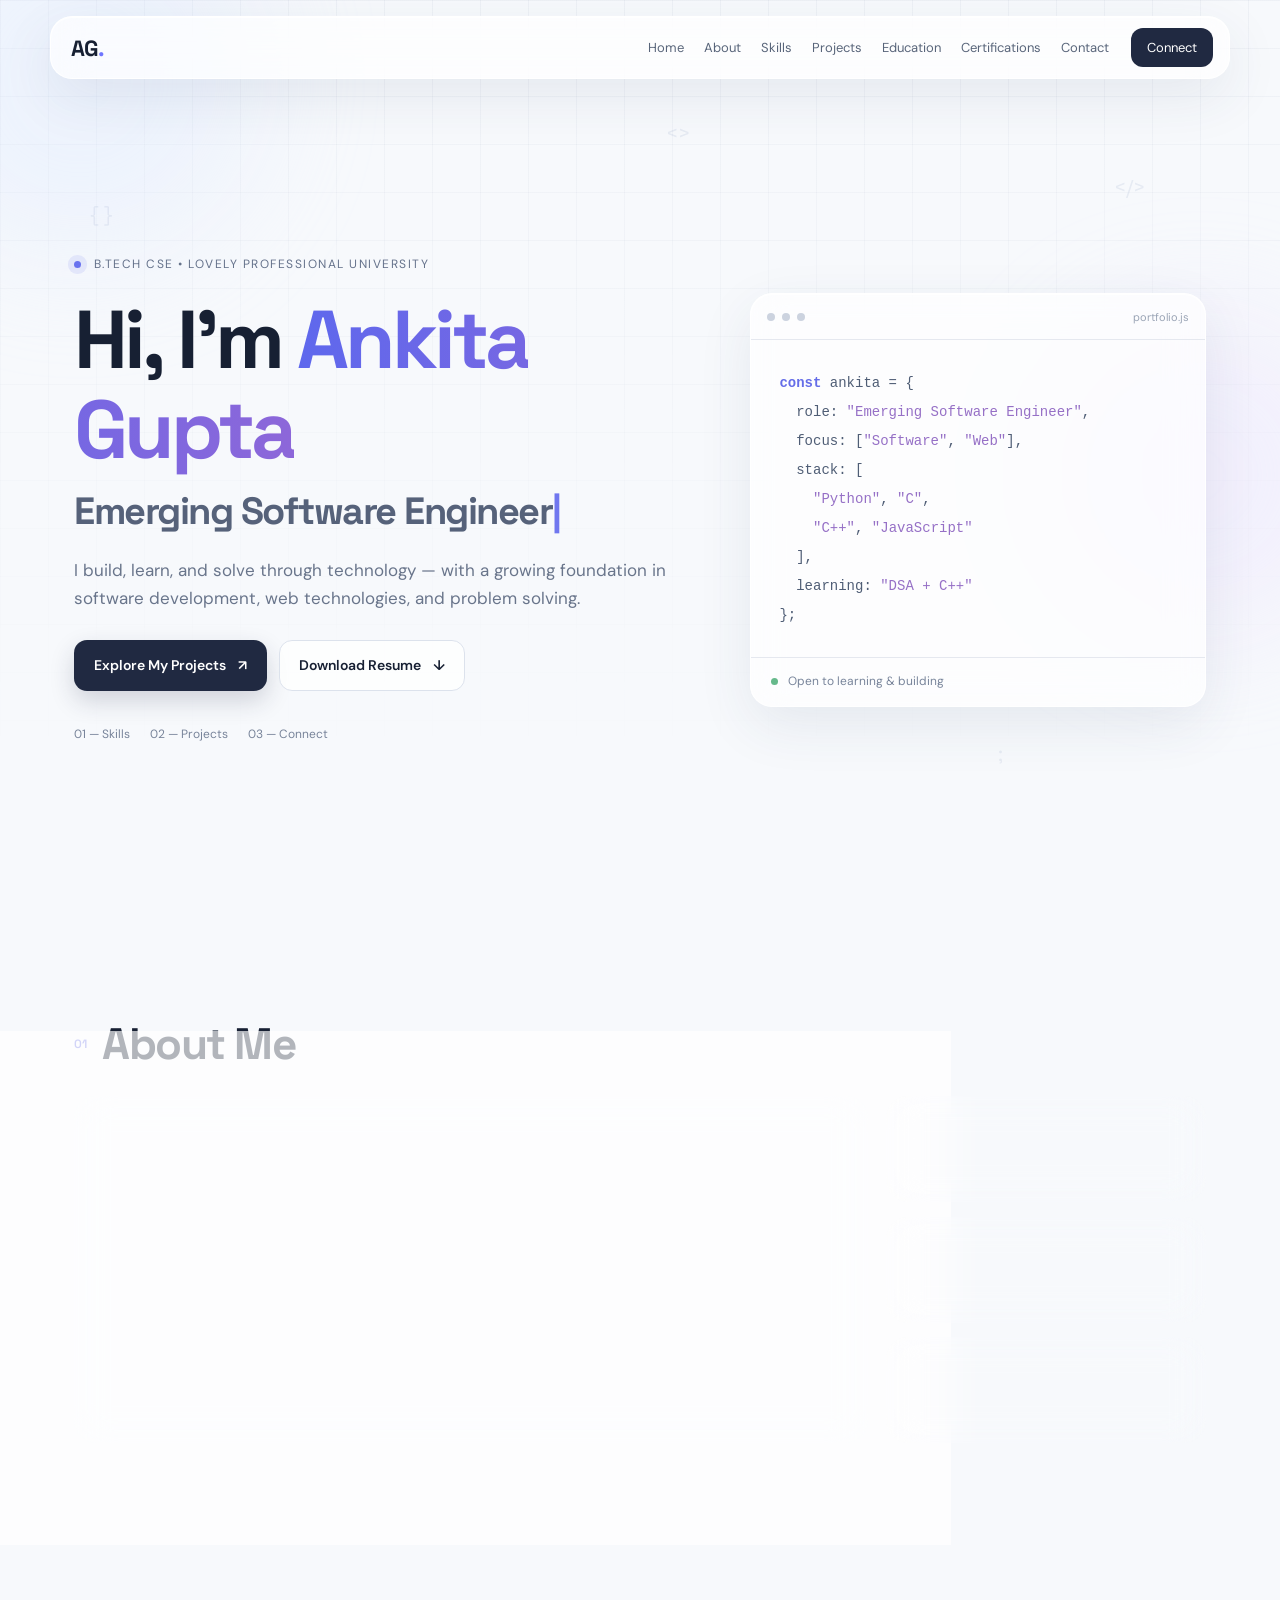
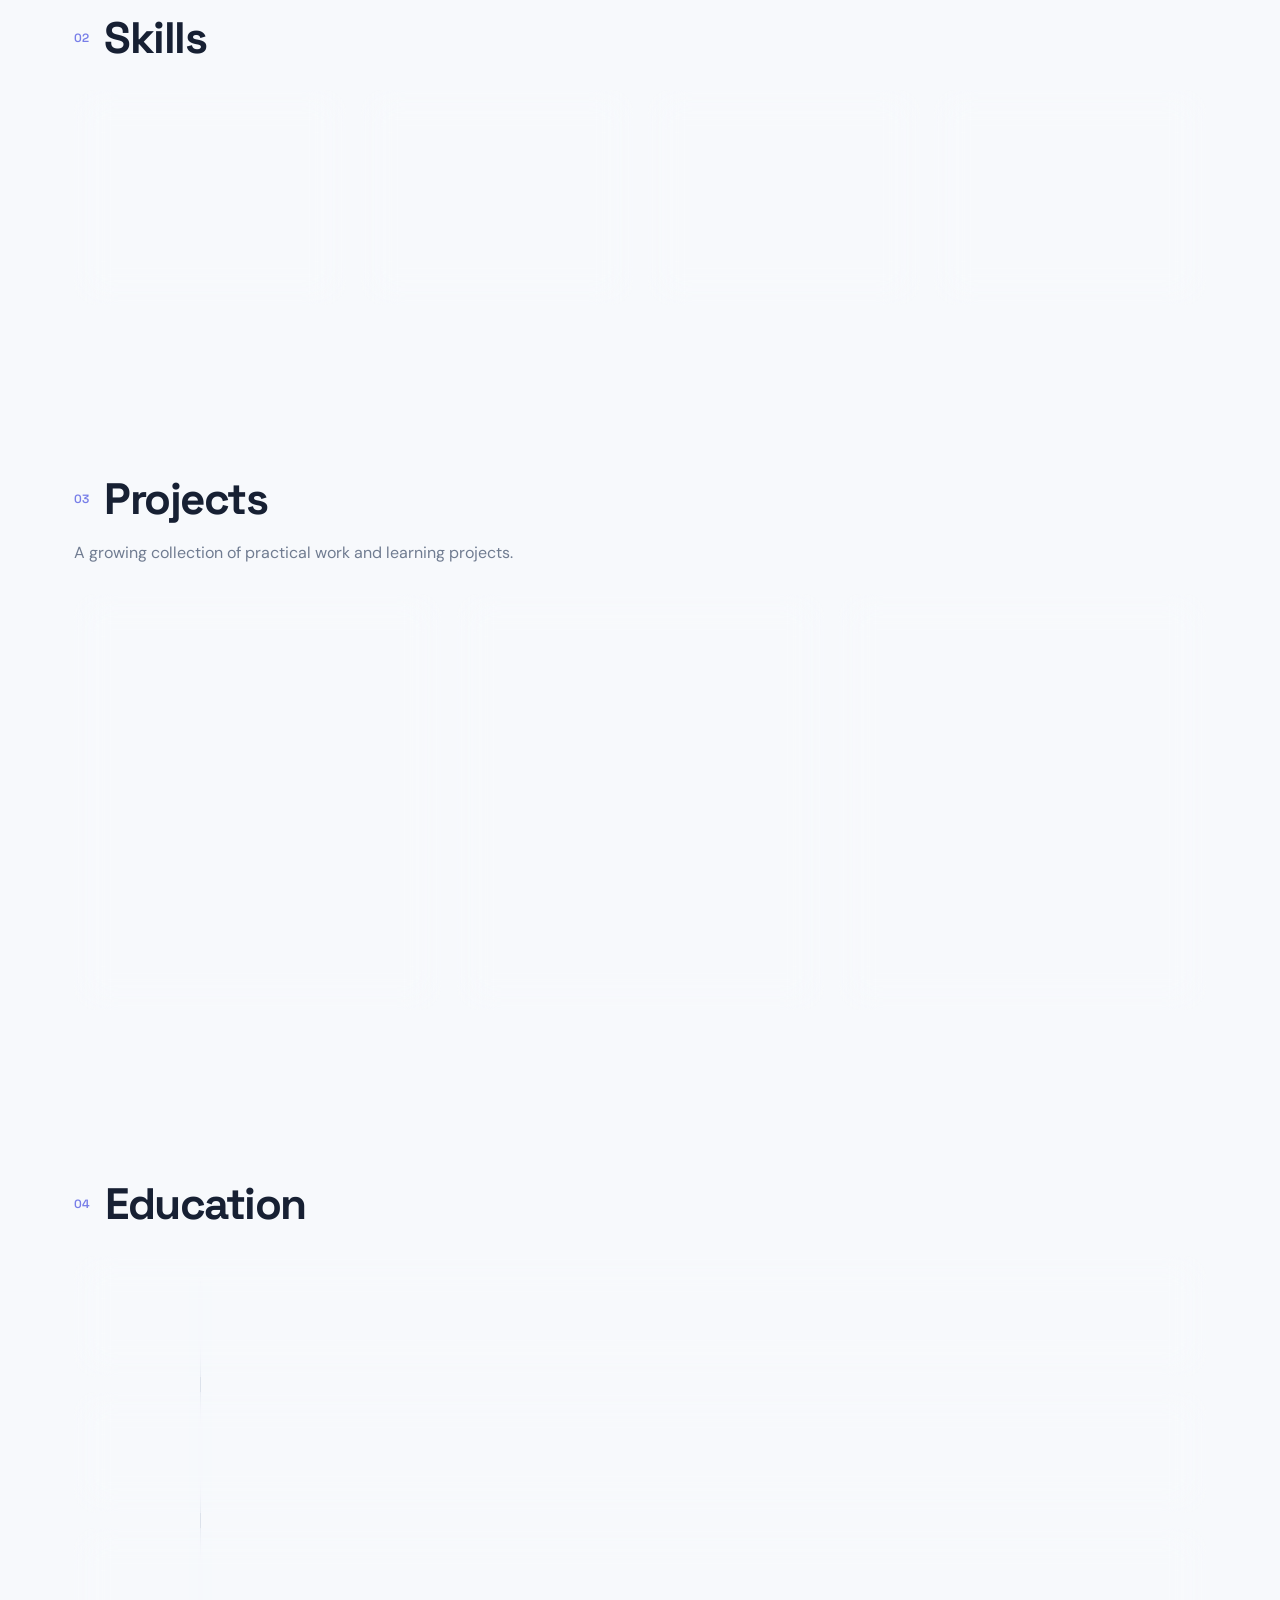
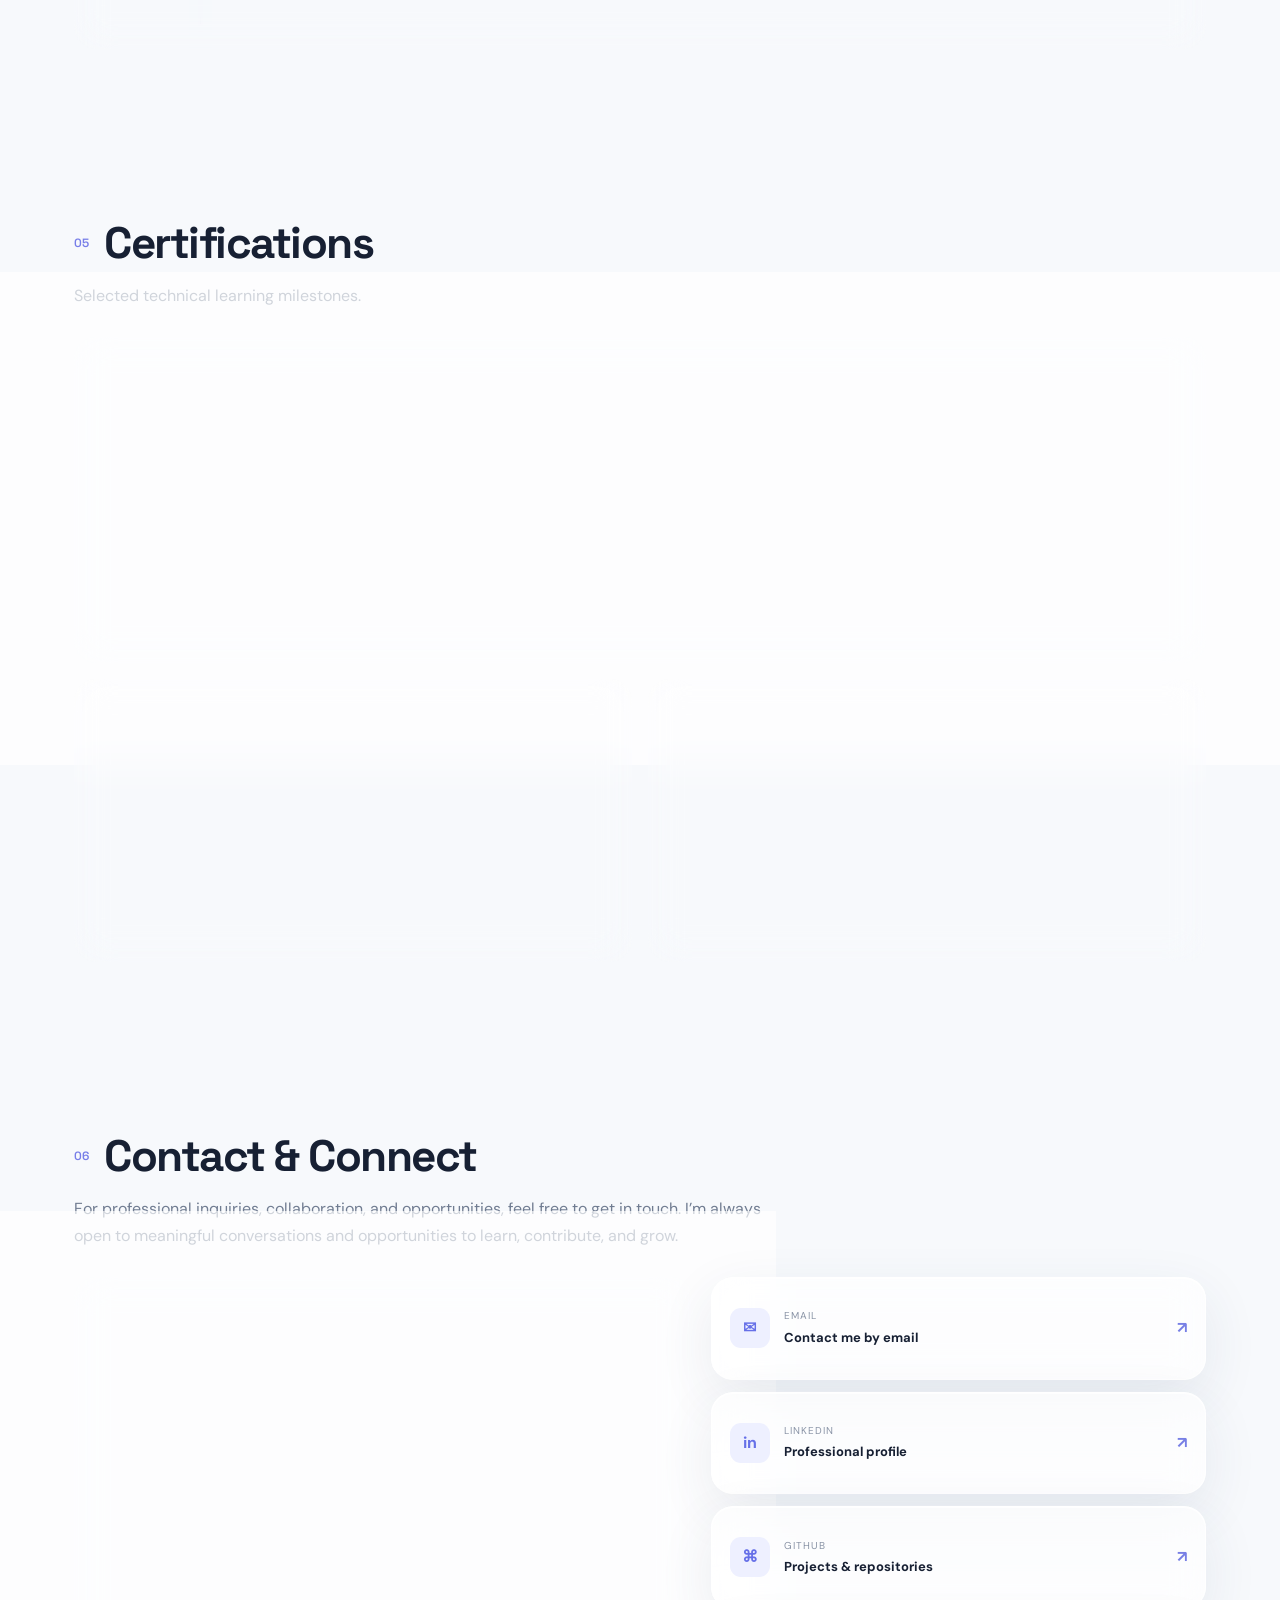
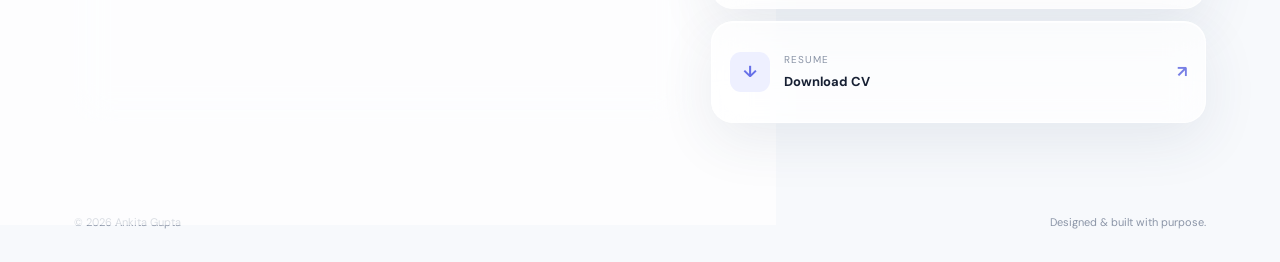
<file: index.html>
<!DOCTYPE html>
<html lang="en">
<head>
  <meta charset="UTF-8" />
  <meta name="viewport" content="width=device-width, initial-scale=1.0" />
  <meta name="description" content="Ankita Gupta — B.Tech CSE student, emerging software engineer and full-stack developer." />
  <title>Ankita Gupta | Portfolio</title>
  <link rel="preconnect" href="https://fonts.googleapis.com">
  <link rel="preconnect" href="https://fonts.gstatic.com" crossorigin>
  <link href="https://fonts.googleapis.com/css2?family=DM+Sans:wght@400;500;600;700&family=Space+Grotesk:wght@500;600;700&display=swap" rel="stylesheet">
  <link rel="stylesheet" href="style.css" />
</head>
<body>
  <div class="bg-grid"></div>
  <div class="orb orb-a"></div><div class="orb orb-b"></div>
  <div class="particles" aria-hidden="true">
    <span>{ }</span><span>&lt;/&gt;</span><span>01</span><span>#</span><span>&lt;&gt;</span><span>;</span>
  </div>

  <header class="nav-wrap">
    <nav class="nav glass">
      <a class="brand" href="#home">AG<span>.</span></a>
      <div class="nav-links">
        <a href="#home">Home</a><a href="#about">About</a><a href="#skills">Skills</a>
        <a href="#projects">Projects</a><a href="#education">Education</a>
        <a href="#certifications">Certifications</a><a href="#contact">Contact</a>
      </div>
      <a class="nav-cta" href="#contact">Connect</a>
      <button class="menu-btn" aria-label="Open menu">☰</button>
    </nav>
  </header>

  <main>
    <section id="home" class="hero section">
      <div class="hero-copy reveal">
        <div class="eyebrow"><span class="pulse"></span> B.Tech CSE • Lovely Professional University</div>
        <h1>Hi, I’m <span>Ankita Gupta</span></h1>
        <h2><span id="typed"></span><span class="cursor">|</span></h2>
        <p>
          I build, learn, and solve through technology — with a growing foundation
          in software development, web technologies, and problem solving.
        </p>
        <div class="hero-actions">
          <a class="btn primary" href="#projects">Explore My Projects <span>↗</span></a>
          <a class="btn secondary" href="assets/Ankita_Gupta_Resume.pdf" download>Download Resume <span>↓</span></a>
        </div>
        <div class="quick-links">
          <a href="#skills">01 — Skills</a><a href="#projects">02 — Projects</a><a href="#contact">03 — Connect</a>
        </div>
      </div>

      <div class="hero-card glass reveal delay">
        <div class="code-top"><span></span><span></span><span></span><small>portfolio.js</small></div>
        <pre><code><b>const</b> ankita = {
  role: <i>"Emerging Software Engineer"</i>,
  focus: [<i>"Software"</i>, <i>"Web"</i>],
  stack: [
    <i>"Python"</i>, <i>"C"</i>,
    <i>"C++"</i>, <i>"JavaScript"</i>
  ],
  learning: <i>"DSA + C++"</i>
};</code></pre>
        <div class="status"><span class="status-dot"></span> Open to learning & building</div>
      </div>
    </section>

    <section id="about" class="section">
      <div class="section-head reveal"><span>01</span><h2>About Me</h2></div>
      <div class="about-grid">
        <div class="glass about-main reveal">
          <p class="lead">
            I am a second-year Computer Science and Engineering student at Lovely Professional University,
            passionate about software development and web technologies.
          </p>
          <p>
            My technical foundation includes Python, C, HTML, CSS, and JavaScript, and I am currently
            expanding my expertise in C++ and Data Structures & Algorithms. I enjoy solving problems,
            building practical solutions, and exploring new technologies.
          </p>
          <p>
            With a strong commitment to continuous learning, I aspire to grow as a Software Engineer
            and Full-Stack Developer.
          </p>
        </div>
        <div class="about-side reveal">
          <div class="mini-card glass"><strong>2025–2029</strong><span>B.Tech CSE</span></div>
          <div class="mini-card glass"><strong>Software</strong><span>Career Direction</span></div>
          <div class="mini-card glass"><strong>Web</strong><span>Technical Interest</span></div>
        </div>
      </div>
    </section>

    <section id="skills" class="section">
      <div class="section-head reveal"><span>02</span><h2>Skills</h2></div>
      <div class="skill-grid">
        <div class="skill-card glass reveal"><div class="skill-icon">&lt;/&gt;</div><h3>Programming</h3><div class="tags"><b>Python</b><b>C</b><b>C++</b><b>Java</b></div></div>
        <div class="skill-card glass reveal"><div class="skill-icon">◈</div><h3>Web Development</h3><div class="tags"><b>HTML</b><b>CSS</b><b>JavaScript</b></div></div>
        <div class="skill-card glass reveal"><div class="skill-icon">▦</div><h3>Database</h3><div class="tags"><b>MySQL</b><b>MongoDB</b></div></div>
        <div class="skill-card glass reveal"><div class="skill-icon">⌘</div><h3>Core & Tools</h3><div class="tags"><b>DSA</b><b>OOP</b><b>GitHub</b><b>Problem Solving</b></div></div>
      </div>
    </section>

    <section id="projects" class="section">
      <div class="section-head reveal"><span>03</span><h2>Projects</h2></div>
      <p class="section-intro reveal">A growing collection of practical work and learning projects.</p>
      <div class="project-grid">
        <article class="project-card glass reveal">
          <div class="project-number">01</div>
          <div class="project-visual python">PY</div>
          <div class="project-body"><span class="project-type">Python</span><h3>Number Guessing Game</h3>
          <p>An interactive command-line game designed around difficulty levels, input validation, feedback, and attempt tracking.</p>
          <div class="tags"><b>Python</b><b>Random Module</b></div>
          <a class="project-link" href="https://github.com/ankitagupta2918-alt" target="_blank" rel="noopener" data-repo="Number Guessing Game">GitHub Repository <span>↗</span></a></div>
        </article>
        <article class="project-card glass reveal delay">
          <div class="project-number">02</div>
          <div class="project-visual library">LIB</div>
          <div class="project-body"><span class="project-type">Application</span><h3>Library Management System</h3>
          <p>A management application focused on records, search, updates, book issue/return workflows, and availability tracking.</p>
          <div class="tags"><b>Python</b><b>Java</b><b>HTML</b><b>CSS</b></div>
          <a class="project-link" href="https://github.com/ankitagupta2918-alt" target="_blank" rel="noopener" data-repo="Library Management System">GitHub Repository <span>↗</span></a></div>
        </article>
        <article class="project-card glass reveal future">
          <div class="project-number">03</div>
          <div class="project-visual web">WEB</div>
          <div class="project-body"><span class="project-type">Coming next</span><h3>Web Project</h3>
          <p>A future project to showcase front-end development, JavaScript interaction, and responsive design.</p>
          <div class="tags"><b>HTML</b><b>CSS</b><b>JavaScript</b></div>
          <span class="project-link muted">Repository will be added</span></div>
        </article>
      </div>
    </section>

    <section id="education" class="section">
      <div class="section-head reveal"><span>04</span><h2>Education</h2></div>
      <div class="timeline">
        <div class="timeline-item glass reveal"><span class="year">2025–2029</span><div><h3>B.Tech — Computer Science & Engineering</h3><p>Lovely Professional University</p><strong>CGPA: 7.0</strong></div></div>
        <div class="timeline-item glass reveal"><span class="year">2024</span><div><h3>Class XII — CBSE</h3><p>Chapra Central School</p><strong>82%</strong></div></div>
        <div class="timeline-item glass reveal"><span class="year">2022</span><div><h3>Class X — CBSE</h3><p>Chapra Central School</p><strong>87%</strong></div></div>
      </div>
    </section>

    <section id="certifications" class="section">
      <div class="section-head reveal"><span>05</span><h2>Certifications</h2></div>
      <p class="section-intro reveal">Selected technical learning milestones.</p>
      <div class="cert-feature glass reveal">
        <div class="certificate-placeholder featured"><span>PYTHON</span><small>Certificate image will be inserted here</small></div>
        <div class="cert-copy"><span class="project-type">Featured Certification</span><h3>Programming Fundamentals using Python — Part 1</h3><p>Infosys Springboard · June 2026</p><button class="outline-btn" data-cert="Part 1">View Certificate</button></div>
      </div>
      <div class="cert-grid">
        <div class="cert-card glass reveal"><div class="certificate-placeholder"><span>PYTHON</span></div><h3>Programming Fundamentals using Python — Part 2</h3><p>Infosys Springboard · June 2026</p><button class="text-btn" data-cert="Part 2">View Certificate ↗</button></div>
        <div class="cert-card glass reveal delay"><div class="certificate-placeholder"><span>AI</span></div><h3>AI Agents for Beginners</h3><p>Simplilearn SkillUp · November 2025</p><button class="text-btn" data-cert="AI Agents">View Certificate ↗</button></div>
      </div>
    </section>

    <section id="contact" class="section contact-section">
      <div class="section-head reveal"><span>06</span><h2>Contact & Connect</h2></div>
      <p class="section-intro reveal">For professional inquiries, collaboration, and opportunities, feel free to get in touch. I’m always open to meaningful conversations and opportunities to learn, contribute, and grow.</p>
      <div class="contact-grid">
        <form class="glass contact-form reveal" id="contactForm">
          <label>Full Name<input required name="name" placeholder="Your name" /></label>
          <label>Email Address<input required type="email" name="email" placeholder="you@example.com" /></label>
          <label>Message<textarea required name="message" rows="5" placeholder="Write your message..."></textarea></label>
          <button class="btn primary" type="submit">Send Message <span>↗</span></button>
          <p class="form-note" id="formNote"></p>
        </form>
        <div class="contact-cards reveal delay">
          <a class="contact-card glass" href="mailto:ankitagupta2918@gmail.com"><span>✉</span><div><small>Email</small><strong>Contact me by email</strong></div><b>↗</b></a>
          <a class="contact-card glass" href="https://www.linkedin.com/in/ankita-gupta70" target="_blank" rel="noreferrer"><span>in</span><div><small>LinkedIn</small><strong>Professional profile</strong></div><b>↗</b></a>
          <a class="contact-card glass" href="https://github.com/ankitagupta2918-alt" target="_blank" rel="noopener"><span>⌘</span><div><small>GitHub</small><strong>Projects & repositories</strong></div><b>↗</b></a>
          <a class="contact-card glass" href="assets/Ankita_Gupta_Resume.pdf" download><span>↓</span><div><small>Resume</small><strong>Download CV</strong></div><b>↗</b></a>
        </div>
      </div>
    </section>
  </main>

  <footer><span>© 2026 Ankita Gupta</span><span>Designed & built with purpose.</span></footer>

  <div class="modal" id="modal" aria-hidden="true">
    <div class="modal-backdrop"></div><div class="modal-box glass"><button class="modal-close">×</button><h3 id="modalTitle">Certificate</h3><div class="modal-placeholder">Certificate image will be inserted here.</div><p>Tomorrow, replace this placeholder with the actual certificate image/PDF.</p></div>
  </div>

  <script src="script.js"></script>
</body>
</html>
</file>
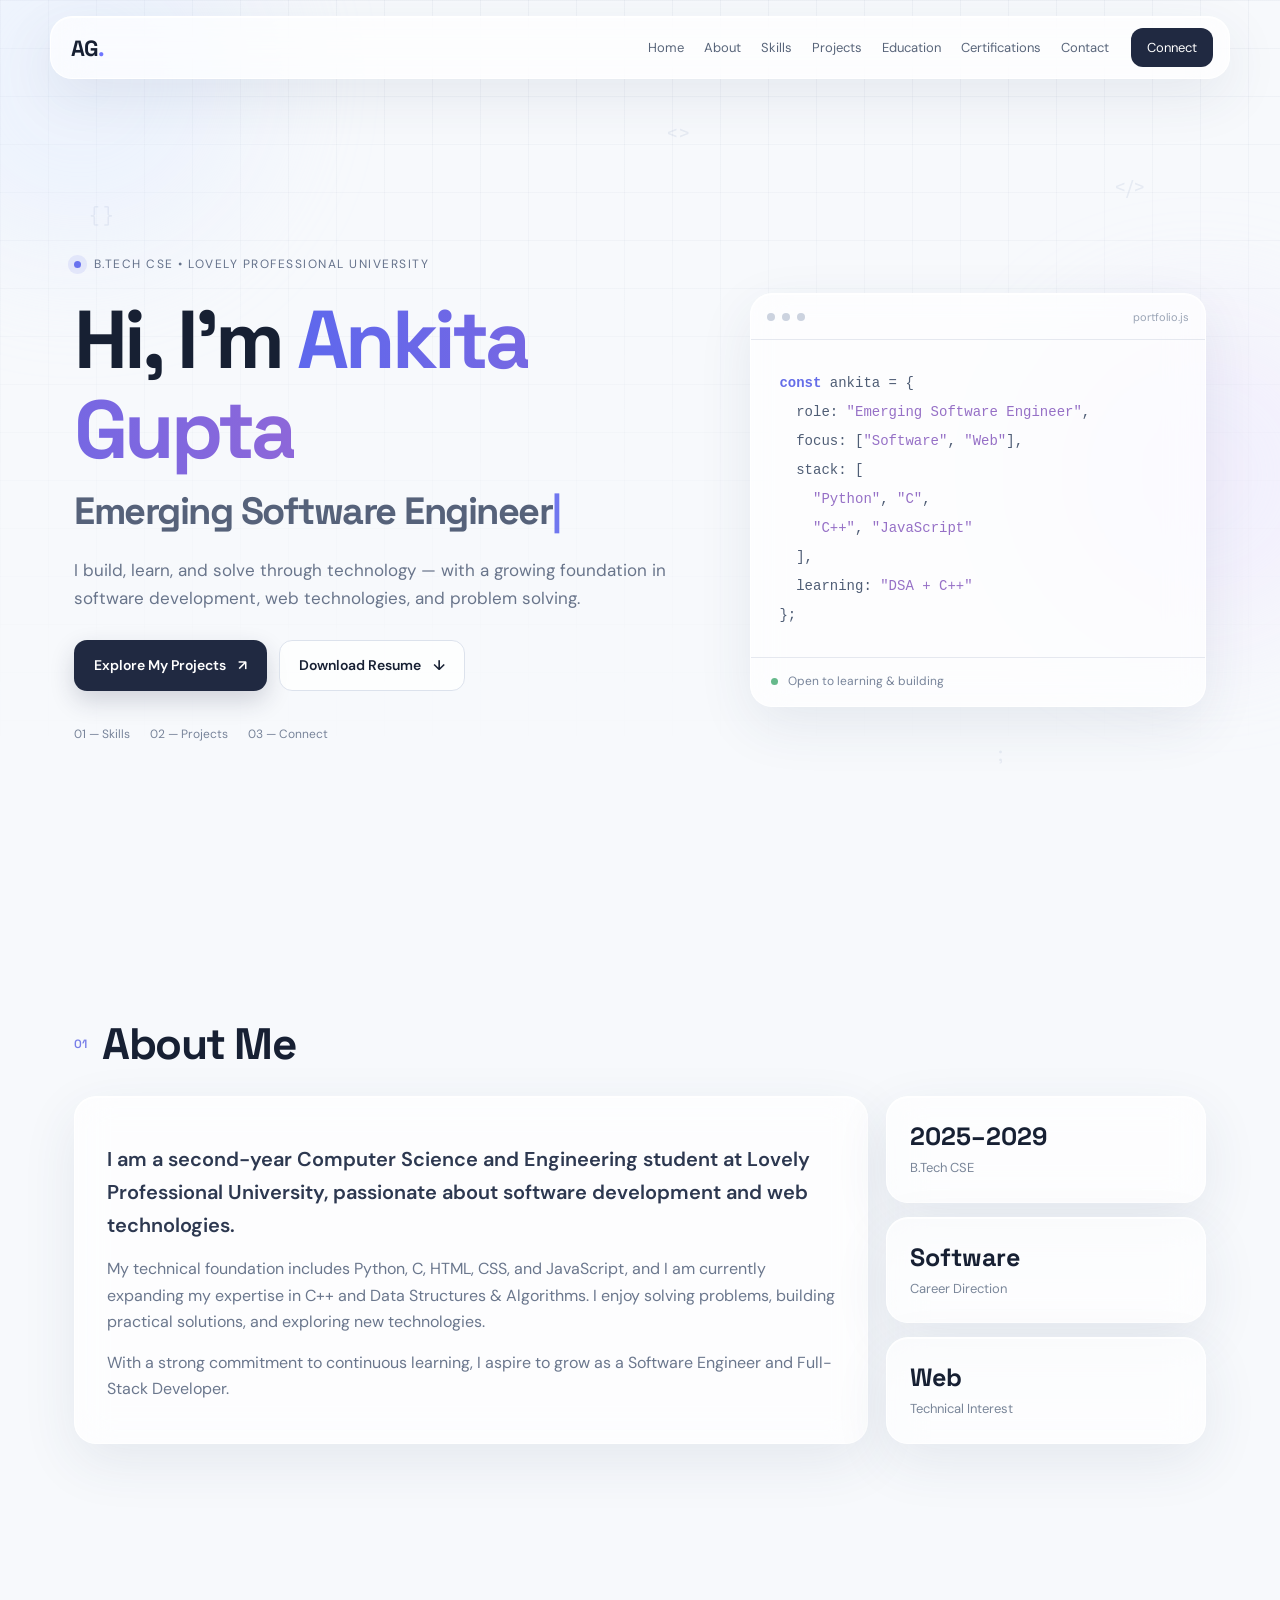
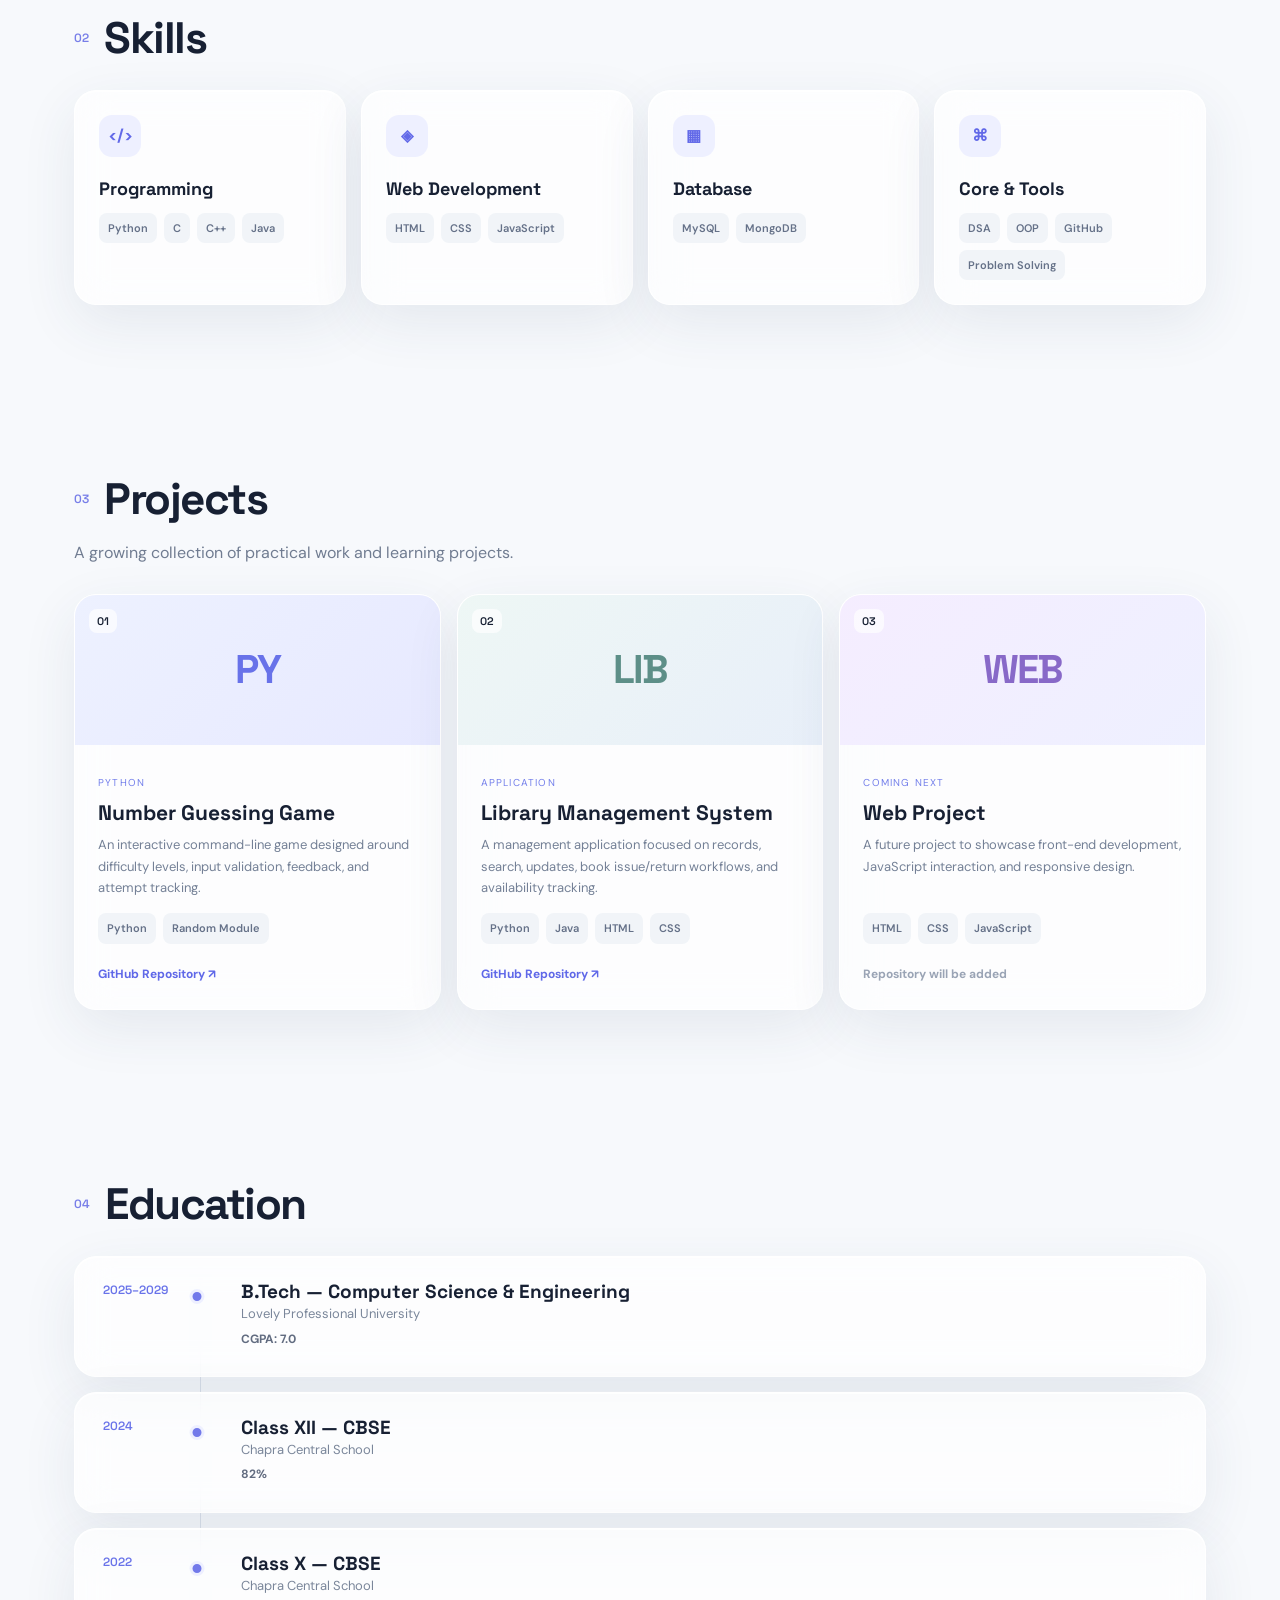
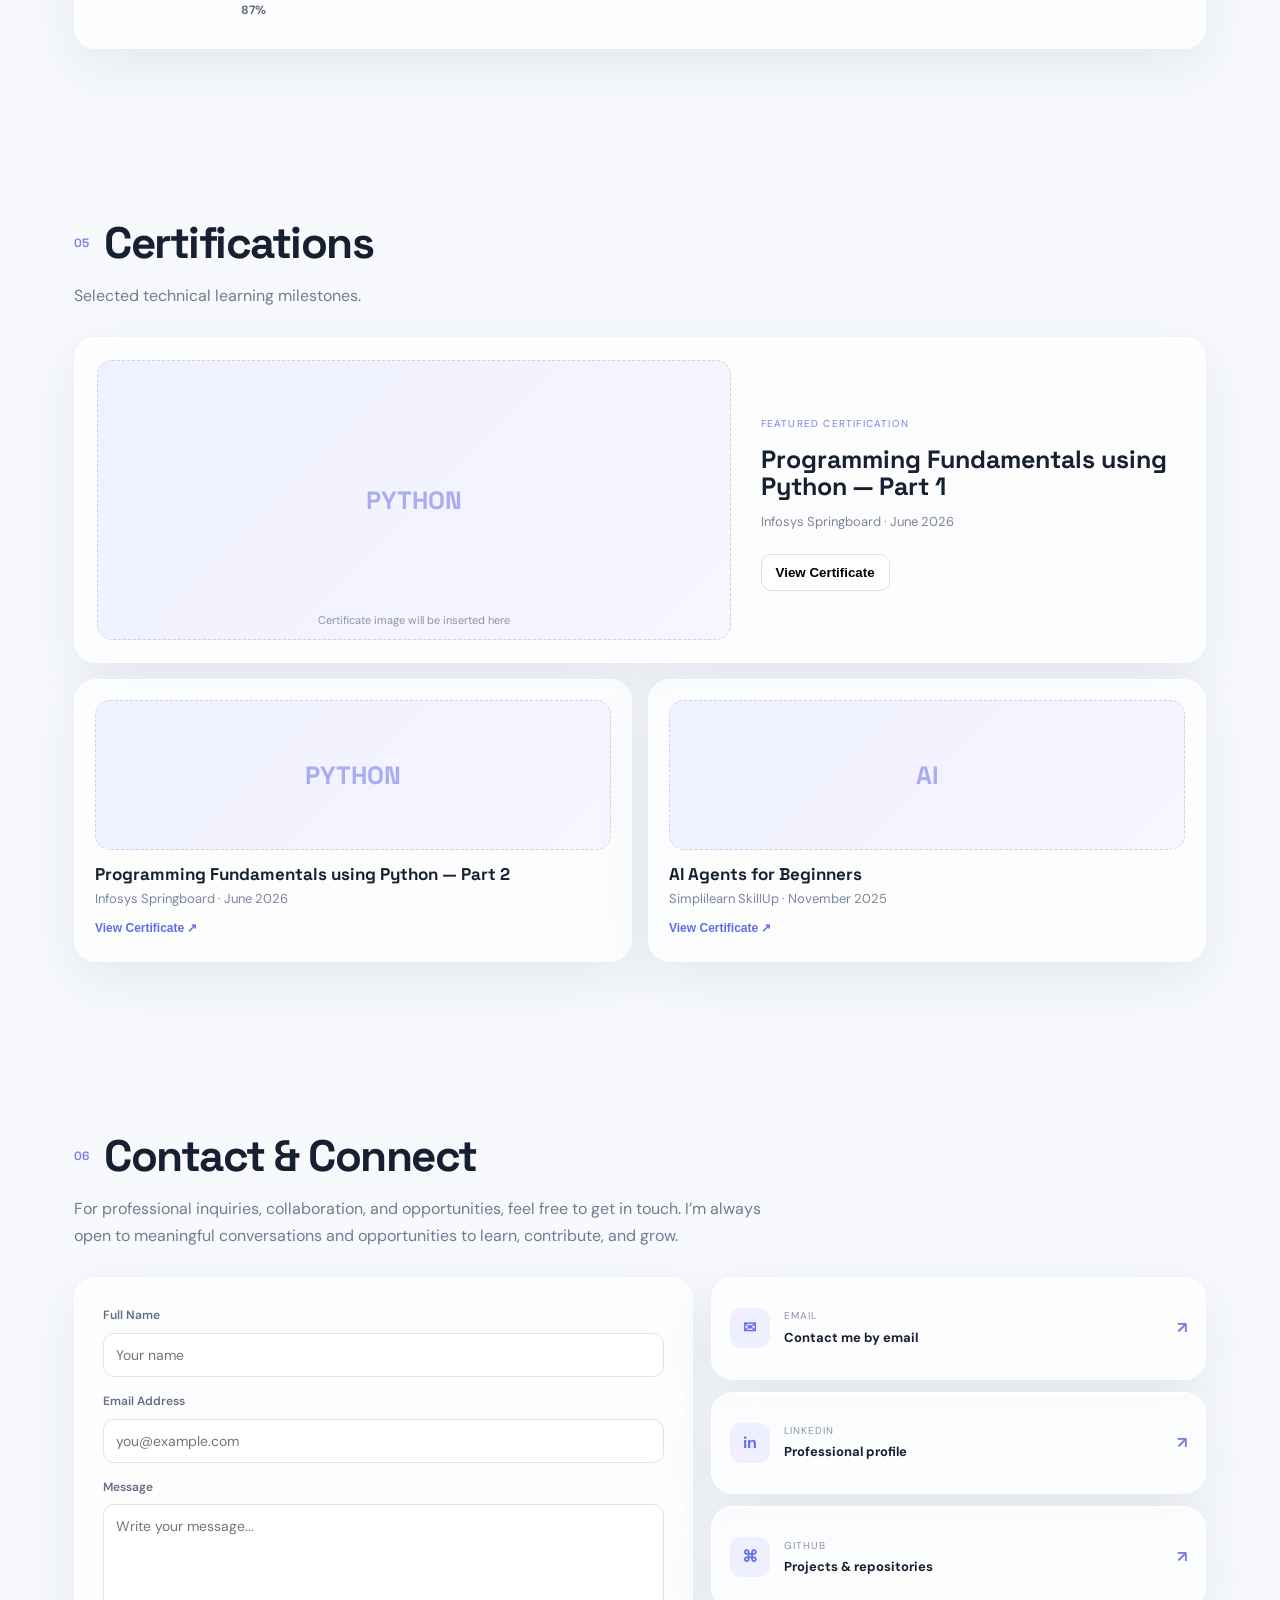
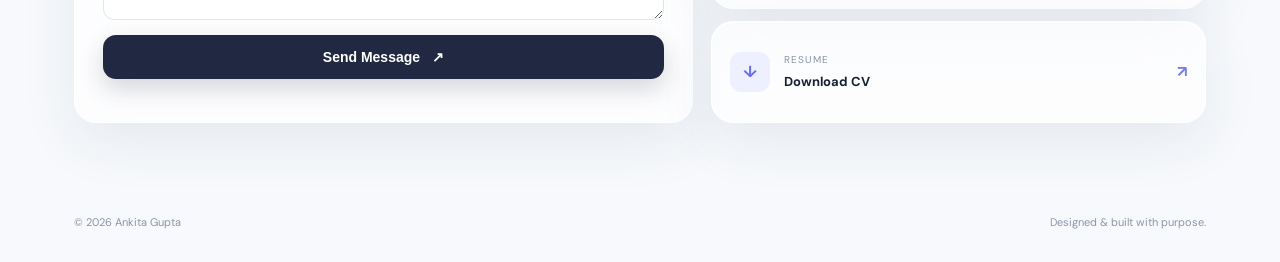
<file: index[1].html>
<!DOCTYPE html>
<html lang="en">
<head>
  <meta charset="UTF-8" />
  <meta name="viewport" content="width=device-width, initial-scale=1.0" />
  <meta name="description" content="Ankita Gupta — B.Tech CSE student, emerging software engineer and full-stack developer." />
  <title>Ankita Gupta | Portfolio</title>
  <link rel="preconnect" href="https://fonts.googleapis.com">
  <link rel="preconnect" href="https://fonts.gstatic.com" crossorigin>
  <link href="https://fonts.googleapis.com/css2?family=DM+Sans:wght@400;500;600;700&family=Space+Grotesk:wght@500;600;700&display=swap" rel="stylesheet">
  <link rel="stylesheet" href="style.css" />
</head>
<body>
  <div class="bg-grid"></div>
  <div class="orb orb-a"></div><div class="orb orb-b"></div>
  <div class="particles" aria-hidden="true">
    <span>{ }</span><span>&lt;/&gt;</span><span>01</span><span>#</span><span>&lt;&gt;</span><span>;</span>
  </div>

  <header class="nav-wrap">
    <nav class="nav glass">
      <a class="brand" href="#home">AG<span>.</span></a>
      <div class="nav-links">
        <a href="#home">Home</a><a href="#about">About</a><a href="#skills">Skills</a>
        <a href="#projects">Projects</a><a href="#education">Education</a>
        <a href="#certifications">Certifications</a><a href="#contact">Contact</a>
      </div>
      <a class="nav-cta" href="#contact">Connect</a>
      <button class="menu-btn" aria-label="Open menu">☰</button>
    </nav>
  </header>

  <main>
    <section id="home" class="hero section">
      <div class="hero-copy reveal">
        <div class="eyebrow"><span class="pulse"></span> B.Tech CSE • Lovely Professional University</div>
        <h1>Hi, I’m <span>Ankita Gupta</span></h1>
        <h2><span id="typed"></span><span class="cursor">|</span></h2>
        <p>
          I build, learn, and solve through technology — with a growing foundation
          in software development, web technologies, and problem solving.
        </p>
        <div class="hero-actions">
          <a class="btn primary" href="#projects">Explore My Projects <span>↗</span></a>
          <a class="btn secondary" href="assets/Ankita_Gupta_Resume.pdf" download>Download Resume <span>↓</span></a>
        </div>
        <div class="quick-links">
          <a href="#skills">01 — Skills</a><a href="#projects">02 — Projects</a><a href="#contact">03 — Connect</a>
        </div>
      </div>

      <div class="hero-card glass reveal delay">
        <div class="code-top"><span></span><span></span><span></span><small>portfolio.js</small></div>
        <pre><code><b>const</b> ankita = {
  role: <i>"Emerging Software Engineer"</i>,
  focus: [<i>"Software"</i>, <i>"Web"</i>],
  stack: [
    <i>"Python"</i>, <i>"C"</i>,
    <i>"C++"</i>, <i>"JavaScript"</i>
  ],
  learning: <i>"DSA + C++"</i>
};</code></pre>
        <div class="status"><span class="status-dot"></span> Open to learning & building</div>
      </div>
    </section>

    <section id="about" class="section">
      <div class="section-head reveal"><span>01</span><h2>About Me</h2></div>
      <div class="about-grid">
        <div class="glass about-main reveal">
          <p class="lead">
            I am a second-year Computer Science and Engineering student at Lovely Professional University,
            passionate about software development and web technologies.
          </p>
          <p>
            My technical foundation includes Python, C, HTML, CSS, and JavaScript, and I am currently
            expanding my expertise in C++ and Data Structures & Algorithms. I enjoy solving problems,
            building practical solutions, and exploring new technologies.
          </p>
          <p>
            With a strong commitment to continuous learning, I aspire to grow as a Software Engineer
            and Full-Stack Developer.
          </p>
        </div>
        <div class="about-side reveal">
          <div class="mini-card glass"><strong>2025–2029</strong><span>B.Tech CSE</span></div>
          <div class="mini-card glass"><strong>Software</strong><span>Career Direction</span></div>
          <div class="mini-card glass"><strong>Web</strong><span>Technical Interest</span></div>
        </div>
      </div>
    </section>

    <section id="skills" class="section">
      <div class="section-head reveal"><span>02</span><h2>Skills</h2></div>
      <div class="skill-grid">
        <div class="skill-card glass reveal"><div class="skill-icon">&lt;/&gt;</div><h3>Programming</h3><div class="tags"><b>Python</b><b>C</b><b>C++</b><b>Java</b></div></div>
        <div class="skill-card glass reveal"><div class="skill-icon">◈</div><h3>Web Development</h3><div class="tags"><b>HTML</b><b>CSS</b><b>JavaScript</b></div></div>
        <div class="skill-card glass reveal"><div class="skill-icon">▦</div><h3>Database</h3><div class="tags"><b>MySQL</b><b>MongoDB</b></div></div>
        <div class="skill-card glass reveal"><div class="skill-icon">⌘</div><h3>Core & Tools</h3><div class="tags"><b>DSA</b><b>OOP</b><b>GitHub</b><b>Problem Solving</b></div></div>
      </div>
    </section>

    <section id="projects" class="section">
      <div class="section-head reveal"><span>03</span><h2>Projects</h2></div>
      <p class="section-intro reveal">A growing collection of practical work and learning projects.</p>
      <div class="project-grid">
        <article class="project-card glass reveal">
          <div class="project-number">01</div>
          <div class="project-visual python">PY</div>
          <div class="project-body"><span class="project-type">Python</span><h3>Number Guessing Game</h3>
          <p>An interactive command-line game designed around difficulty levels, input validation, feedback, and attempt tracking.</p>
          <div class="tags"><b>Python</b><b>Random Module</b></div>
          <a class="project-link" href="https://github.com/ankitagupta2918-alt" target="_blank" rel="noopener" data-repo="Number Guessing Game">GitHub Repository <span>↗</span></a></div>
        </article>
        <article class="project-card glass reveal delay">
          <div class="project-number">02</div>
          <div class="project-visual library">LIB</div>
          <div class="project-body"><span class="project-type">Application</span><h3>Library Management System</h3>
          <p>A management application focused on records, search, updates, book issue/return workflows, and availability tracking.</p>
          <div class="tags"><b>Python</b><b>Java</b><b>HTML</b><b>CSS</b></div>
          <a class="project-link" href="https://github.com/ankitagupta2918-alt" target="_blank" rel="noopener" data-repo="Library Management System">GitHub Repository <span>↗</span></a></div>
        </article>
        <article class="project-card glass reveal future">
          <div class="project-number">03</div>
          <div class="project-visual web">WEB</div>
          <div class="project-body"><span class="project-type">Coming next</span><h3>Web Project</h3>
          <p>A future project to showcase front-end development, JavaScript interaction, and responsive design.</p>
          <div class="tags"><b>HTML</b><b>CSS</b><b>JavaScript</b></div>
          <span class="project-link muted">Repository will be added</span></div>
        </article>
      </div>
    </section>

    <section id="education" class="section">
      <div class="section-head reveal"><span>04</span><h2>Education</h2></div>
      <div class="timeline">
        <div class="timeline-item glass reveal"><span class="year">2025–2029</span><div><h3>B.Tech — Computer Science & Engineering</h3><p>Lovely Professional University</p><strong>CGPA: 7.0</strong></div></div>
        <div class="timeline-item glass reveal"><span class="year">2024</span><div><h3>Class XII — CBSE</h3><p>Chapra Central School</p><strong>82%</strong></div></div>
        <div class="timeline-item glass reveal"><span class="year">2022</span><div><h3>Class X — CBSE</h3><p>Chapra Central School</p><strong>87%</strong></div></div>
      </div>
    </section>

    <section id="certifications" class="section">
      <div class="section-head reveal"><span>05</span><h2>Certifications</h2></div>
      <p class="section-intro reveal">Selected technical learning milestones.</p>
      <div class="cert-feature glass reveal">
        <div class="certificate-placeholder featured"><span>PYTHON</span><small>Certificate image will be inserted here</small></div>
        <div class="cert-copy"><span class="project-type">Featured Certification</span><h3>Programming Fundamentals using Python — Part 1</h3><p>Infosys Springboard · June 2026</p><button class="outline-btn" data-cert="Part 1">View Certificate</button></div>
      </div>
      <div class="cert-grid">
        <div class="cert-card glass reveal"><div class="certificate-placeholder"><span>PYTHON</span></div><h3>Programming Fundamentals using Python — Part 2</h3><p>Infosys Springboard · June 2026</p><button class="text-btn" data-cert="Part 2">View Certificate ↗</button></div>
        <div class="cert-card glass reveal delay"><div class="certificate-placeholder"><span>AI</span></div><h3>AI Agents for Beginners</h3><p>Simplilearn SkillUp · November 2025</p><button class="text-btn" data-cert="AI Agents">View Certificate ↗</button></div>
      </div>
    </section>

    <section id="contact" class="section contact-section">
      <div class="section-head reveal"><span>06</span><h2>Contact & Connect</h2></div>
      <p class="section-intro reveal">For professional inquiries, collaboration, and opportunities, feel free to get in touch. I’m always open to meaningful conversations and opportunities to learn, contribute, and grow.</p>
      <div class="contact-grid">
        <form class="glass contact-form reveal" id="contactForm">
          <label>Full Name<input required name="name" placeholder="Your name" /></label>
          <label>Email Address<input required type="email" name="email" placeholder="you@example.com" /></label>
          <label>Message<textarea required name="message" rows="5" placeholder="Write your message..."></textarea></label>
          <button class="btn primary" type="submit">Send Message <span>↗</span></button>
          <p class="form-note" id="formNote"></p>
        </form>
        <div class="contact-cards reveal delay">
          <a class="contact-card glass" href="mailto:ankitagupta2918@gmail.com"><span>✉</span><div><small>Email</small><strong>Contact me by email</strong></div><b>↗</b></a>
          <a class="contact-card glass" href="https://www.linkedin.com/in/ankita-gupta70" target="_blank" rel="noreferrer"><span>in</span><div><small>LinkedIn</small><strong>Professional profile</strong></div><b>↗</b></a>
          <a class="contact-card glass" href="https://github.com/ankitagupta2918-alt" target="_blank" rel="noopener"><span>⌘</span><div><small>GitHub</small><strong>Projects & repositories</strong></div><b>↗</b></a>
          <a class="contact-card glass" href="assets/Ankita_Gupta_Resume.pdf" download><span>↓</span><div><small>Resume</small><strong>Download CV</strong></div><b>↗</b></a>
        </div>
      </div>
    </section>
  </main>

  <footer><span>© 2026 Ankita Gupta</span><span>Designed & built with purpose.</span></footer>

  <div class="modal" id="modal" aria-hidden="true">
    <div class="modal-backdrop"></div><div class="modal-box glass"><button class="modal-close">×</button><h3 id="modalTitle">Certificate</h3><div class="modal-placeholder">Certificate image will be inserted here.</div><p>Tomorrow, replace this placeholder with the actual certificate image/PDF.</p></div>
  </div>

  <script src="script.js"></script>
</body>
</html>
</file>
<file: style.css>
*{box-sizing:border-box;margin:0;padding:0}html{scroll-behavior:smooth}body{font-family:"DM Sans",sans-serif;color:#172033;background:#f7f9fc;overflow-x:hidden;line-height:1.65}.bg-grid{position:fixed;inset:0;background-image:linear-gradient(rgba(82,102,140,.055) 1px,transparent 1px),linear-gradient(90deg,rgba(82,102,140,.055) 1px,transparent 1px);background-size:48px 48px;mask-image:linear-gradient(to bottom,black,transparent 85%);pointer-events:none;z-index:-3}.orb{position:fixed;border-radius:50%;filter:blur(60px);opacity:.35;pointer-events:none;z-index:-2}.orb-a{width:360px;height:360px;background:#dce8ff;top:-100px;left:-100px;animation:float 12s ease-in-out infinite}.orb-b{width:320px;height:320px;background:#eadfff;right:-80px;top:35%;animation:float 15s ease-in-out infinite reverse}.particles span{position:fixed;color:#8da1c5;opacity:.16;font-family:"Space Grotesk";font-size:20px;pointer-events:none;z-index:-1;animation:drift 13s ease-in-out infinite}.particles span:nth-child(1){left:7%;top:22%}.particles span:nth-child(2){left:87%;top:19%;animation-delay:2s}.particles span:nth-child(3){left:11%;top:72%;animation-delay:4s}.particles span:nth-child(4){left:91%;top:67%;animation-delay:1s}.particles span:nth-child(5){left:52%;top:13%;animation-delay:5s}.particles span:nth-child(6){left:78%;top:82%;animation-delay:3s}@keyframes float{50%{transform:translate(35px,25px) scale(1.08)}}@keyframes drift{50%{transform:translateY(-20px) translateX(12px);opacity:.28}}a{text-decoration:none;color:inherit}.nav-wrap{position:fixed;top:16px;left:0;right:0;z-index:20}.nav{max-width:1180px;margin:auto;padding:11px 16px 11px 20px;display:flex;align-items:center;gap:22px}.glass{background:rgba(255,255,255,.67);border:1px solid rgba(255,255,255,.9);box-shadow:0 18px 55px rgba(48,67,101,.09),inset 0 1px rgba(255,255,255,.8);backdrop-filter:blur(18px);-webkit-backdrop-filter:blur(18px);border-radius:22px}.brand{font-family:"Space Grotesk";font-weight:700;font-size:22px;letter-spacing:-1px;margin-right:auto}.brand span{color:#6f75ff}.nav-links{display:flex;gap:20px;font-size:13px;color:#59657a}.nav-links a{transition:.25s}.nav-links a:hover{color:#6269ed}.nav-cta{padding:9px 16px;border-radius:12px;background:#202941;color:white;font-size:13px}.menu-btn{display:none;border:0;background:none;font-size:22px}.section{max-width:1180px;margin:auto;padding:120px 24px 50px}.hero{min-height:100vh;display:grid;grid-template-columns:1.15fr .85fr;align-items:center;gap:60px;padding-top:150px}.eyebrow{font-size:12px;text-transform:uppercase;letter-spacing:1.5px;color:#65728b;margin-bottom:20px}.pulse{display:inline-block;width:7px;height:7px;border-radius:50%;background:#6973ef;margin-right:8px;box-shadow:0 0 0 6px rgba(105,115,239,.12)}h1,h2,h3{font-family:"Space Grotesk",sans-serif;line-height:1.1}h1{font-size:clamp(48px,7vw,82px);letter-spacing:-4px;margin-bottom:15px}h1 span{background:linear-gradient(90deg,#5e68ed,#8d67d9);-webkit-background-clip:text;background-clip:text;color:transparent}h2{font-size:clamp(28px,4vw,44px);letter-spacing:-1.5px}.hero h2{font-size:clamp(24px,3vw,38px);color:#56627a;min-height:50px}.cursor{color:#7077ef;animation:blink 1s infinite}@keyframes blink{50%{opacity:0}}.hero-copy>p{max-width:630px;color:#69758b;font-size:17px;margin:15px 0 28px}.hero-actions{display:flex;gap:12px;flex-wrap:wrap}.btn{display:inline-flex;align-items:center;justify-content:center;gap:12px;padding:13px 19px;border-radius:13px;font-weight:600;font-size:14px;border:1px solid transparent;transition:.25s}.btn:hover{transform:translateY(-3px)}.primary{background:#202941;color:white;box-shadow:0 10px 25px rgba(32,41,65,.18)}.secondary{background:rgba(255,255,255,.72);border-color:#dce2ec}.quick-links{display:flex;gap:20px;margin-top:34px;font-size:12px;color:#78849a}.quick-links a:hover{text-decoration:underline}.hero-card{padding:0;overflow:hidden;transform:rotate(1deg);transition:.4s}.hero-card:hover{transform:rotate(0) translateY(-5px)}.code-top{height:46px;border-bottom:1px solid #e5e8ef;display:flex;align-items:center;gap:7px;padding:0 16px}.code-top span{width:8px;height:8px;border-radius:50%;background:#ccd3df}.code-top small{margin-left:auto;color:#9aa4b5;font-size:11px}.hero-card pre{padding:28px;font:14px/2 "Space Grotesk",monospace;color:#4f5d75;overflow:auto}.hero-card code b{color:#656de8}.hero-card code i{color:#9670c6;font-style:normal}.status{border-top:1px solid #e5e8ef;padding:14px 20px;font-size:12px;color:#78849a}.status-dot{display:inline-block;width:7px;height:7px;background:#66b98b;border-radius:50%;margin-right:7px}.section-head{display:flex;align-items:center;gap:15px;margin-bottom:28px}.section-head>span{font:600 12px "Space Grotesk";color:#777ee8}.section-intro{color:#707c91;margin:-12px 0 28px;max-width:700px}.about-grid{display:grid;grid-template-columns:1fr 320px;gap:18px}.about-main{padding:32px}.about-main p{color:#6b778d;margin-top:14px}.about-main .lead{font-size:20px;color:#2d3850;font-weight:600}.about-side{display:grid;gap:14px}.mini-card{padding:23px;display:flex;flex-direction:column;gap:5px}.mini-card strong{font:700 25px "Space Grotesk"}.mini-card span{color:#7a8699;font-size:13px}.skill-grid{display:grid;grid-template-columns:repeat(4,1fr);gap:15px}.skill-card{padding:24px;min-height:190px;transition:.3s}.skill-card:hover,.project-card:hover,.cert-card:hover,.contact-card:hover{transform:translateY(-7px)}.skill-icon{width:42px;height:42px;display:grid;place-items:center;border-radius:13px;background:#eef0ff;color:#6269e8;font-weight:700;margin-bottom:22px}.skill-card h3{font-size:18px;margin-bottom:14px}.tags{display:flex;flex-wrap:wrap;gap:7px}.tags b{font-size:11px;font-weight:600;color:#657188;background:#f1f4f8;padding:6px 9px;border-radius:8px}.project-grid{display:grid;grid-template-columns:repeat(3,1fr);gap:16px}.project-card{overflow:hidden;transition:.3s}.project-visual{height:150px;display:grid;place-items:center;font:700 40px "Space Grotesk";letter-spacing:-2px}.python{background:linear-gradient(135deg,#edf1ff,#e7e9ff);color:#6872e9}.library{background:linear-gradient(135deg,#eef7f5,#e8eff9);color:#5d8f88}.web{background:linear-gradient(135deg,#f5edff,#eef0ff);color:#8869c8}.project-body{padding:23px}.project-number{position:absolute;margin:14px;font:600 11px "Space Grotesk";background:rgba(255,255,255,.7);padding:5px 8px;border-radius:8px}.project-type{font-size:10px;text-transform:uppercase;letter-spacing:1.2px;color:#737eea}.project-body h3{font-size:21px;margin:7px 0 10px}.project-body p{font-size:13px;color:#748096;min-height:65px}.project-body .tags{margin:14px 0 16px}.project-link{font-size:12px;font-weight:700;color:#5f68e8}.project-link.muted{color:#9aa4b5}.pending{cursor:pointer}.timeline{position:relative;display:grid;gap:15px}.timeline:before{content:"";position:absolute;left:126px;top:25px;bottom:25px;width:1px;background:#dce2eb}.timeline-item{display:grid;grid-template-columns:110px 1fr;gap:28px;padding:25px 28px;position:relative}.timeline-item:after{content:"";position:absolute;left:122px;top:32px;width:9px;height:9px;border:3px solid #eef0ff;background:#7279ea;border-radius:50%;transform:translateX(-50%)}.year{font:600 12px "Space Grotesk";color:#6973e9}.timeline-item h3{font-size:19px}.timeline-item p{color:#7a869a;font-size:13px}.timeline-item strong{font-size:12px;color:#626c80}.cert-feature{display:grid;grid-template-columns:1.2fr .8fr;gap:30px;padding:22px;margin-bottom:16px;align-items:center}.certificate-placeholder{min-height:150px;border-radius:15px;background:linear-gradient(135deg,#eef1ff,#f8f5ff);display:grid;place-items:center;color:#777fe8;border:1px dashed #cdd3e6;position:relative}.certificate-placeholder span{font:700 25px "Space Grotesk";opacity:.6}.certificate-placeholder small{position:absolute;bottom:12px;color:#8a94a7;font:11px "DM Sans"}.featured{min-height:280px}.cert-copy h3{font-size:25px;margin:10px 0}.cert-copy p,.cert-card p{font-size:13px;color:#7a869a}.outline-btn{margin-top:22px;background:white;border:1px solid #d9dfeb;border-radius:10px;padding:10px 14px;font-weight:600;cursor:pointer}.cert-grid{display:grid;grid-template-columns:1fr 1fr;gap:16px}.cert-card{padding:20px;transition:.3s}.cert-card h3{font-size:17px;margin:15px 0 4px}.text-btn{border:0;background:none;padding:0;margin-top:12px;color:#626ce9;font-weight:700;font-size:12px;cursor:pointer}.contact-section{padding-bottom:90px}.contact-grid{display:grid;grid-template-columns:1fr .8fr;gap:18px}.contact-form{padding:28px;display:grid;gap:15px}.contact-form label{font-size:12px;font-weight:600;color:#626e83}.contact-form input,.contact-form textarea{display:block;width:100%;margin-top:7px;border:1px solid #dfe4ed;background:rgba(255,255,255,.7);border-radius:11px;padding:12px;font:14px "DM Sans";outline:none}.contact-form input:focus,.contact-form textarea:focus{border-color:#8a91ee;box-shadow:0 0 0 3px rgba(113,121,235,.1)}.contact-form textarea{resize:vertical}.form-note{font-size:12px;color:#66728a}.contact-cards{display:grid;gap:12px}.contact-card{display:flex;align-items:center;gap:14px;padding:18px;transition:.3s}.contact-card>span{width:40px;height:40px;border-radius:11px;background:#eef0ff;color:#6670e8;display:grid;place-items:center;font-weight:700}.contact-card div{display:grid;gap:2px;margin-right:auto}.contact-card small{font-size:10px;color:#8993a5;text-transform:uppercase;letter-spacing:1px}.contact-card strong{font-size:13px}.contact-card>b{color:#777fe5}footer{max-width:1180px;margin:auto;padding:0 24px 30px;display:flex;justify-content:space-between;color:#8b95a7;font-size:11px}.modal{position:fixed;inset:0;display:none;place-items:center;z-index:50}.modal.open{display:grid}.modal-backdrop{position:absolute;inset:0;background:rgba(25,32,49,.32);backdrop-filter:blur(6px)}.modal-box{position:relative;width:min(620px,90vw);padding:28px;z-index:1}.modal-close{position:absolute;right:18px;top:14px;border:0;background:none;font-size:28px;cursor:pointer;color:#6e788b}.modal-placeholder{height:300px;margin:20px 0;background:#f1f3fa;border:1px dashed #ccd3e4;border-radius:15px;display:grid;place-items:center;color:#8b95a8}.modal-box p{font-size:12px;color:#7a869a}.reveal{opacity:0;transform:translateY(22px);transition:opacity .7s ease,transform .7s ease}.reveal.visible{opacity:1;transform:none}.delay{transition-delay:.12s}@media(max-width:950px){.nav-links{display:none}.nav-cta{display:none}.menu-btn{display:block}.hero{grid-template-columns:1fr;padding-top:130px}.hero-card{max-width:650px}.skill-grid{grid-template-columns:1fr 1fr}.project-grid{grid-template-columns:1fr 1fr}.about-grid,.contact-grid{grid-template-columns:1fr}.about-side{grid-template-columns:repeat(3,1fr)}.cert-feature{grid-template-columns:1fr}}@media(max-width:620px){.section{padding:90px 16px 35px}.nav{margin:0 10px}.hero{padding-top:115px;gap:30px}.hero-actions{flex-direction:column;align-items:stretch}.quick-links{gap:12px;flex-wrap:wrap}.skill-grid,.project-grid,.cert-grid{grid-template-columns:1fr}.about-side{grid-template-columns:1fr}.timeline:before{display:none}.timeline-item{grid-template-columns:1fr;gap:8px}.timeline-item:after{display:none}.timeline-item{padding:22px}.hero-card pre{font-size:11px}.contact-grid{grid-template-columns:1fr}footer{padding:0 16px 25px;gap:15px;flex-direction:column}}
</file>
